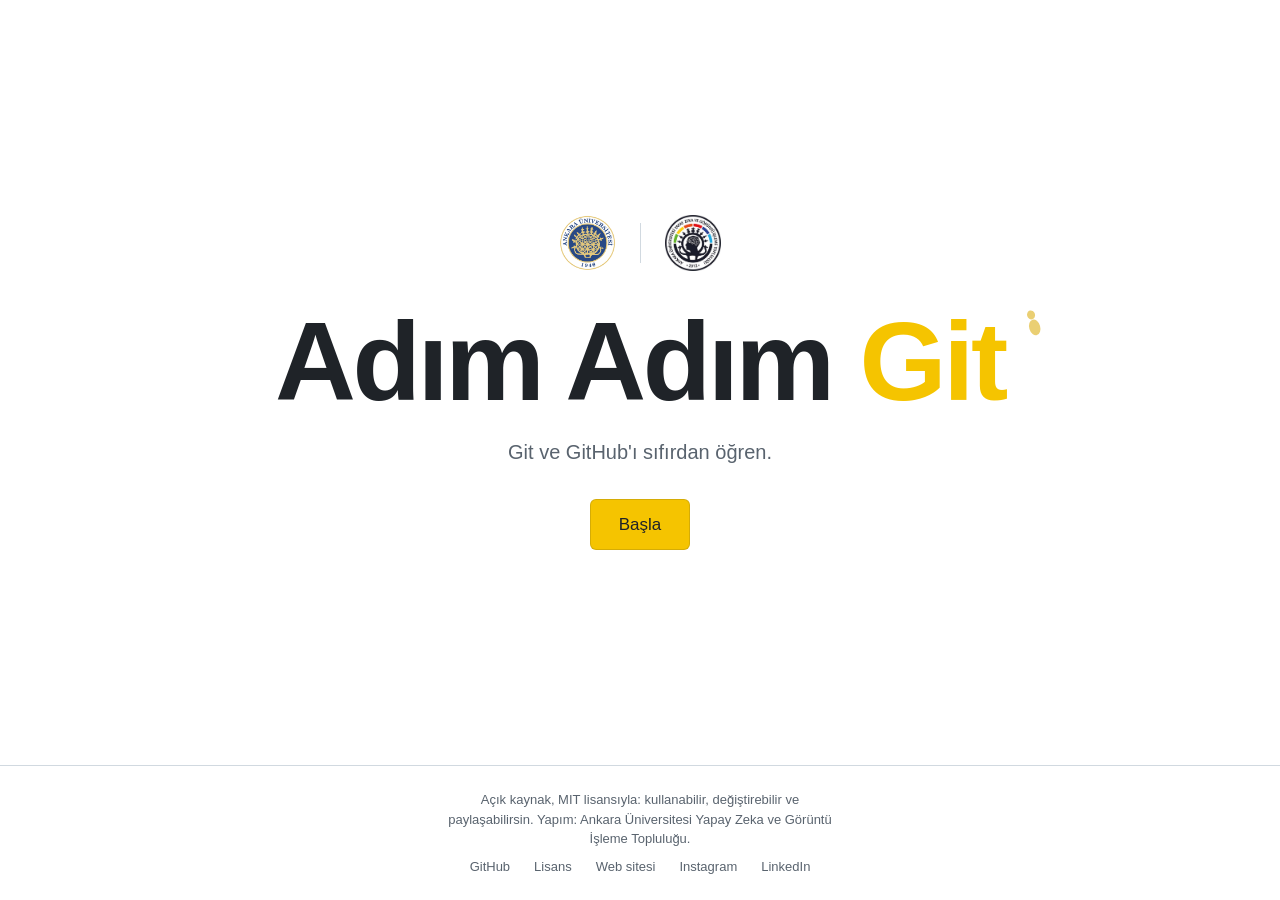
<file: index.html>
<!DOCTYPE html>
<html lang="tr">
<head>
  <meta charset="utf-8">
  <title>Adım Adım Git</title>
  <meta http-equiv="refresh" content="0; url=pages/hero/">
</head>
<body>
  <p><a href="pages/hero/">Adım Adım Git'e git</a></p>
</body>
</html>
</file>
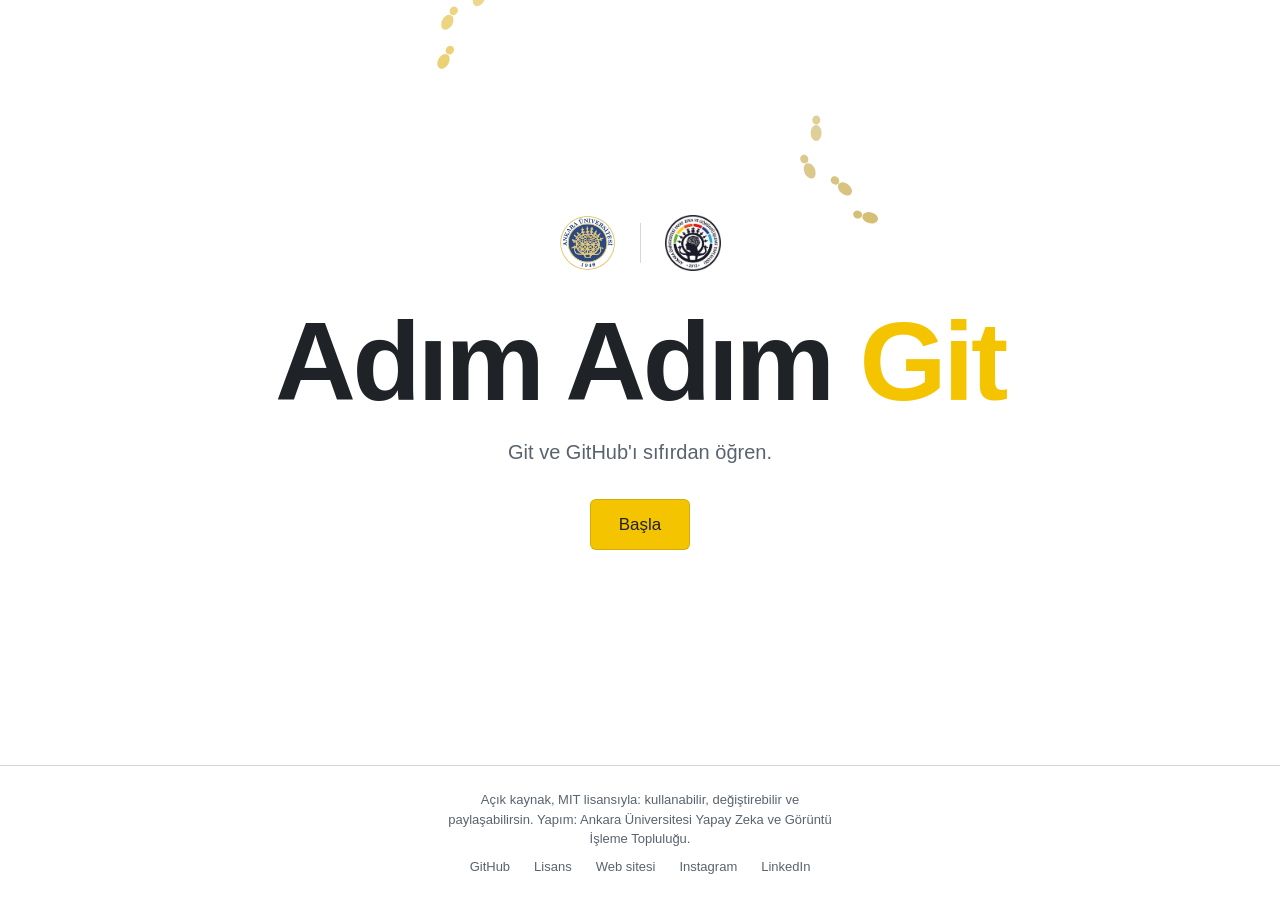
<file: pages/hero/index.html>
<!DOCTYPE html>
<html lang="tr">
<head>
  <meta charset="utf-8">
  <meta name="viewport" content="width=device-width, initial-scale=1">
  <meta name="theme-color" content="#FFFFFF">
  <meta name="description" content="Git ve GitHub'ı sıfırdan öğreten, etkileşimli rehber.">
  <title>Adım Adım Git | AÜ-YAZGIT</title>

  <link rel="stylesheet" href="../../shared/tokens.css">
  <link rel="stylesheet" href="../../shared/base.css">
  <link rel="stylesheet" href="hero.css">
  <script type="module" src="hero.js"></script>
</head>
<body>
  <!-- Arka plan animasyonu: süs olduğu için ekran okuyuculardan gizlenir -->
  <canvas id="steps-bg" aria-hidden="true"></canvas>

  <div class="hero">
    <main class="hero__main">
      <div class="hero__logos">
        <!-- Logo dosyalarını shared/assets/logos/ içine koy ve src'yi dosya adınla eşleştir
             (.png, .jpg, .jpeg, .svg hepsi çalışır). -->
        <img class="hero__logo" src="../../shared/assets/logos/school-logo.png" alt="Ankara Üniversitesi">
        <span class="hero__divider" aria-hidden="true"></span>
        <img class="hero__logo" src="../../shared/assets/logos/community-logo.jpeg" alt="AÜ-YAZGIT">
      </div>

      <h1 class="hero__title">Adım Adım <span class="hero__git">Git</span></h1>
      <p class="hero__tagline">Git ve GitHub'ı sıfırdan öğren.</p>

      <a id="start" class="button button--large" href="../tutorial/">Başla</a>
    </main>

    <footer class="hero__footer">
      <p class="hero__license">
        Açık kaynak, MIT lisansıyla: kullanabilir, değiştirebilir ve paylaşabilirsin.
        Yapım: Ankara Üniversitesi Yapay Zeka ve Görüntü İşleme Topluluğu.
      </p>
      <nav class="site-footer" aria-label="Bağlantılar">
        <a href="https://github.com/AU-YAZGIT/adim-adim-git">GitHub</a>
        <a href="https://github.com/AU-YAZGIT/adim-adim-git/blob/main/LICENSE">Lisans</a>
        <a href="https://www.yazgit.com/">Web sitesi</a>
        <a href="https://www.instagram.com/au_yazgit/">Instagram</a>
        <a href="https://tr.linkedin.com/company/au-yazgit">LinkedIn</a>
      </nav>
    </footer>
  </div>
</body>
</html>
</file>
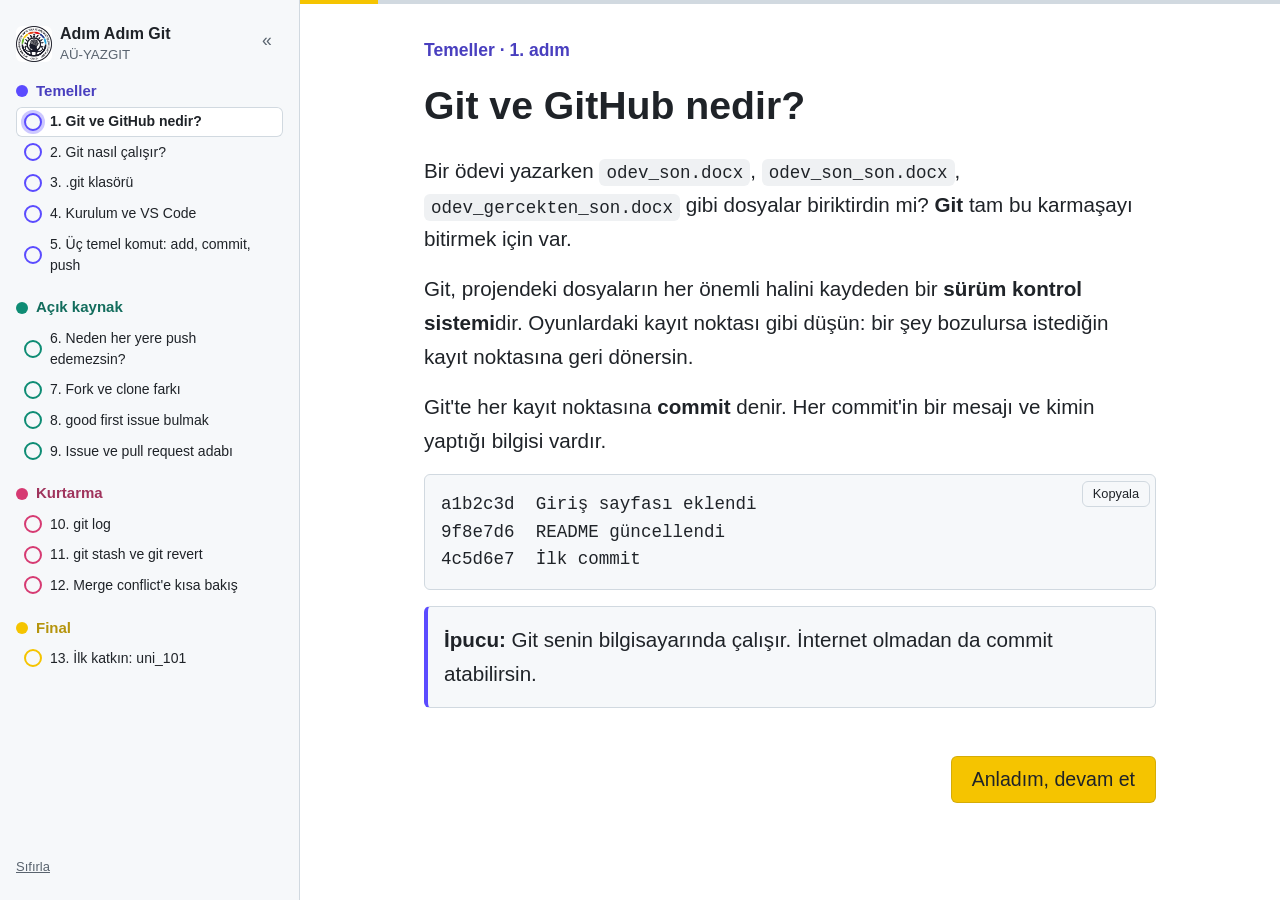
<file: pages/tutorial/index.html>
<!DOCTYPE html>
<html lang="tr">
<head>
  <meta charset="utf-8">
  <meta name="viewport" content="width=device-width, initial-scale=1">
  <meta name="theme-color" content="#FFFFFF">
  <title>Rehber | Adım Adım Git</title>
  <link rel="stylesheet" href="../../shared/tokens.css">
  <link rel="stylesheet" href="../../shared/base.css">
  <link rel="stylesheet" href="tutorial.css">
  <script type="module" src="tutorial.js"></script>
</head>
<body>
  <a class="skip-link" href="#lesson">İçeriğe geç</a>

  <header class="topbar">
    <button class="button button--secondary" id="menu" aria-expanded="false" aria-controls="sidebar">☰ Adımlar</button>
    <span id="topbar-title">Adım Adım Git</span>
  </header>

  <button class="button button--secondary sidebar-expand" id="expand" type="button"
          aria-controls="sidebar" aria-expanded="false" hidden>☰ Adımlar</button>

  <div class="layout">
    <aside class="sidebar" id="sidebar" aria-label="Adımlar">
      <div class="sidebar__head">
        <a class="sidebar__brand" href="../hero/">
          <img src="../../shared/assets/logos/community-logo.jpeg" alt="" width="36" height="36">
          <span><strong>Adım Adım Git</strong><br><small>AÜ-YAZGIT</small></span>
        </a>
        <button class="sidebar__collapse" id="collapse" type="button"
                aria-controls="sidebar" aria-expanded="true"
                aria-label="Kenar çubuğunu gizle" title="Gizle">«</button>
      </div>
      <nav id="nav" aria-label="Seviye listesi"></nav>
      <button class="sidebar__reset" id="reset" type="button">Sıfırla</button>
    </aside>
    <div class="scrim" id="scrim" hidden></div>

    <main class="lesson" id="lesson" tabindex="-1">
      <div class="bar" role="progressbar" aria-label="İlerleme" aria-valuemin="0" aria-valuemax="100" id="barwrap"><div class="bar__fill" id="bar"></div></div>
      <article class="lesson__body" id="content"><p class="fallback">Yükleniyor…</p></article>
      <div class="lesson__nav" id="lessonnav">
        <a class="button button--secondary" id="prev" href="#/01">← Önceki</a>
        <button class="button" id="next" type="button">Anladım, devam et</button>
      </div>
    </main>
  </div>
  <noscript><p class="fallback">Rehber için JavaScript gerekir.</p></noscript>
</body>
</html>
</file>
<file: shared/tokens.css>
/* ==========================================================================
   shared/tokens.css: tüm sayfaların paylaştığı tasarım değerleri.
   Renk, yazı tipi, boşluk ve branch renkleri yalnızca burada tanımlanır.
   Sayfa CSS'leri bu değerleri kullanır, yeniden tanımlamaz.

   Görünüm GitHub'ın (Primer) açık temasını izler: sistem yazı tipleri,
   nötr gri tonlar, 6px köşeler. Marka renkleri siyah ve sarıdır.
   Harici yazı tipi yüklemek gerekmez.
   ========================================================================== */

:root {
  /* Marka: sarı tonları (hero arka planı bu tonlardan yalnızca bunları kullanır) */
  --yellow-300: #FFE066;
  --yellow-400: #FFD33D;
  --yellow-500: #F5C400;
  --yellow-600: #D9A800;
  --yellow-700: #B08800;
  --color-accent: var(--yellow-500);
  --color-on-accent: #1F2328;   /* sarının üstündeki yazı */

  /* Nötrler (GitHub açık tema) */
  --color-bg: #FFFFFF;
  --color-surface: #FFFFFF;
  --color-subtle: #F6F8FA;
  --color-ink: #1F2328;
  --color-muted: #59636E;
  --color-line: #D1D9E0;
  --color-link: #0969DA;
  --color-focus: #0969DA;
  --color-code-bg: #F6F8FA;
  --color-code-text: #1F2328;
  --color-inline-code: #EFF1F3;

  /* Durum renkleri */
  --color-success: #1A7F37;
  --color-error: #D1242F;
  --color-warning: #9A6700;
  --tint-success: #DAFBE1;
  --tint-error: #FFEBE9;
  --tint-warning: #FFF8C5;

  /* Yazı tipleri: GitHub'ın sistem yazı tipi yığını */
  --font-body: -apple-system, BlinkMacSystemFont, "Segoe UI", "Noto Sans", Helvetica, Arial, sans-serif, "Apple Color Emoji", "Segoe UI Emoji";
  --font-mono: ui-monospace, SFMono-Regular, "SF Mono", Menlo, Consolas, "Liberation Mono", monospace;

  /* Köşe yuvarlaklığı */
  --radius-sm: 3px;
  --radius-md: 6px;
  --radius-lg: 12px;

  /* Boşluk ölçeği */
  --space-1: 0.5rem;
  --space-2: 1rem;
  --space-3: 1.5rem;
  --space-4: 2rem;
  --space-5: 3.5rem;

  /* Okuma genişliği */
  --measure: 68ch;

  /* Varsayılan vurgu: sarı. Tutorial bölümleri aşağıdaki .branch-N sınıflarıyla değiştirir */
  --branch: var(--color-accent);
  --on-branch: var(--color-on-accent);
}

/* Her bölüm bir branch rengi alır. Tutorial'da sınıfları motor atar. */
.branch-0 { --branch: #5B4BFF; --on-branch: #FFFFFF; }
.branch-1 { --branch: #0E8C74; --on-branch: #FFFFFF; }
.branch-2 { --branch: #D63A72; --on-branch: #FFFFFF; }
.branch-3 { --branch: var(--yellow-500); --on-branch: var(--color-on-accent); }
.branch-0, .branch-1, .branch-2, .branch-3 {
  /* Metin olarak kullanılan renk, açık tonlarda da okunur kalsın diye koyulaştırılır */
  --branch-text: color-mix(in srgb, var(--branch) 70%, var(--color-ink));
}
</file>
<file: shared/base.css>
/* ==========================================================================
   shared/base.css: tüm sayfalarda ortak temel stiller ve bileşenler.
   Her sayfa önce tokens.css, sonra base.css, en son kendi CSS'ini yükler.

   1. Temel
   2. Satır içi kod
   3. Butonlar
   4. Site alt bilgisi
   ========================================================================== */

/* 1. Temel ---------------------------------------------------------------- */
*, *::before, *::after { box-sizing: border-box; }
[hidden] { display: none !important; }
html { scroll-padding-top: var(--space-3); }

body {
  margin: 0;
  background: var(--color-bg);
  color: var(--color-ink);
  font: 400 1rem/1.5 var(--font-body);
}

a { color: var(--color-link); }
:focus-visible { outline: 2px solid var(--color-focus); outline-offset: 2px; }

.skip-link {
  position: absolute;
  left: var(--space-2);
  top: -4rem;
  z-index: 20;
  padding: var(--space-1) var(--space-2);
  background: var(--color-ink);
  color: #fff;
  border-radius: var(--radius-md);
}
.skip-link:focus { top: var(--space-1); }

.fallback { color: var(--color-muted); max-width: var(--measure); }

/* 2. Satır içi kod -------------------------------------------------------- */
code {
  padding: 0.2em 0.4em;
  background: var(--color-inline-code);
  border-radius: var(--radius-md);
  font: 0.85em var(--font-mono);
}

/* 3. Butonlar (GitHub düğme stili) ----------------------------------------- */
.button {
  display: inline-block;
  padding: 0.4rem 1rem;
  background: var(--branch);
  color: var(--on-branch);
  border: 1px solid rgb(31 35 40 / 0.15);
  border-radius: var(--radius-md);
  font: 500 0.875rem/1.5 var(--font-body);
  text-decoration: none;
  cursor: pointer;
}
.button:hover { filter: brightness(0.95); }
.button--secondary { background: var(--color-subtle); color: var(--color-ink); border-color: var(--color-line); }
.button--secondary:hover { background: #EFF2F5; filter: none; }

/* 4. Site alt bilgisi ----------------------------------------------------- */
.site-footer {
  display: flex;
  flex-wrap: wrap;
  gap: var(--space-1) var(--space-3);
  font-size: 0.8125rem;
}
.site-footer a { color: var(--color-muted); text-decoration: none; }
.site-footer a:hover { color: var(--color-link); text-decoration: underline; }

@media (prefers-reduced-motion: reduce) {
  html { scroll-behavior: auto; }
}
</file>
<file: pages/hero/hero.css>
/* Hero sayfasına özel stiller. Renk ve boşluk tokenları shared/tokens.css'ten,
   .button ve .site-footer shared/base.css'ten gelir. */

#steps-bg {
  position: fixed;
  inset: 0;
  z-index: 0;
  width: 100%;
  height: 100%;
  pointer-events: none;
}

.hero {
  position: relative;
  z-index: 1;
  display: flex;
  flex-direction: column;
  min-height: 100vh;
  min-height: 100svh;
}

.hero__main {
  display: flex;
  flex: 1;
  flex-direction: column;
  align-items: center;
  justify-content: center;
  padding: var(--space-5) var(--space-3);
  text-align: center;
}

.hero__logos { display: flex; align-items: center; gap: var(--space-3); margin-bottom: var(--space-4); }
.hero__logo { display: block; width: auto; height: 56px; max-width: 40vw; object-fit: contain; }
.hero__divider { width: 1px; height: 40px; background: var(--color-line); }

.hero__title {
  margin: 0;
  color: var(--color-ink);
  font-size: clamp(3rem, 11vw, 7rem);
  font-weight: 700;
  line-height: 1.05;
  letter-spacing: -0.03em;
}
.hero__git { color: var(--color-accent); }
.hero__tagline { margin: var(--space-2) 0 var(--space-4); color: var(--color-muted); font-size: 1.25rem; }

.button--large { padding: 0.75rem 1.75rem; font-size: 1.0625rem; }

.hero__footer { padding: var(--space-3); border-top: 1px solid var(--color-line); background: var(--color-bg); color: var(--color-muted); font-size: 0.8125rem; text-align: center; }
.hero__license { max-width: 56ch; margin: 0 auto var(--space-1); }
.hero__footer .site-footer { justify-content: center; }
</file>
<file: pages/tutorial/tutorial.css>
/* ==========================================================================
   pages/tutorial/tutorial.css: yalnızca tutorial'a özgü stiller.
   Butonlar ve çubuk her zaman marka sarısı; branch rengi sadece sidebar
   grafiği ile blok kenarlıklarında kullanılır.
   ========================================================================== */

:root { --lesson-size: clamp(1.125rem, 1.05rem + 0.3vw, 1.3rem); } /* ~18px → ~21px */

.button { --branch: var(--color-accent); --on-branch: var(--color-on-accent); }
.button:disabled { opacity: 0.5; cursor: not-allowed; filter: none; }
.sr { position: absolute; width: 1px; height: 1px; overflow: hidden; clip-path: inset(50%); white-space: nowrap; }

.layout { display: grid; grid-template-columns: 300px 1fr; min-height: 100vh; }

/* Sidebar: git grafiği (bölüm = branch, seviye = commit) */
.sidebar {
  position: sticky; top: 0; height: 100vh; overflow-y: auto; min-width: 0;
  display: flex; flex-direction: column; gap: var(--space-2);
  padding: var(--space-3) var(--space-2);
  background: var(--color-subtle); border-right: 1px solid var(--color-line);
}
.sidebar__head { display: flex; align-items: flex-start; justify-content: space-between; gap: var(--space-1); }
.sidebar__brand { display: flex; align-items: center; gap: var(--space-1); color: var(--color-ink); text-decoration: none; line-height: 1.25; }
.sidebar__brand img { border-radius: var(--radius-md); }
.sidebar__brand small { color: var(--color-muted); }
.sidebar__collapse { flex: none; width: 2rem; height: 2rem; display: grid; place-items: center; background: none; border: 1px solid transparent; border-radius: var(--radius-md); color: var(--color-muted); font-size: 1.1rem; cursor: pointer; }
.sidebar__collapse:hover { background: var(--color-line); color: var(--color-ink); }
#nav { flex: 1; }
.graph { margin-bottom: var(--space-2); }
.graph__branch { display: flex; align-items: center; gap: var(--space-1); margin: 0 0 0.25rem; font-size: 0.9375rem; color: var(--branch-text); }
.graph__branch::before { content: ""; width: 12px; height: 12px; border-radius: 50%; background: var(--branch); }
.graph ol { list-style: none; margin: 0; padding: 0; }
.graph__commit { display: flex; align-items: center; gap: var(--space-1); padding: 0.3rem 0.5rem; border-radius: var(--radius-md); color: var(--color-ink); text-decoration: none; font-size: 0.875rem; }
.graph__commit:hover { background: var(--color-line); }
.graph__commit[aria-current="step"] { font-weight: 600; background: var(--color-surface); box-shadow: inset 0 0 0 1px var(--color-line); }
.graph__dot { flex: none; display: grid; place-items: center; width: 18px; height: 18px; border-radius: 50%; border: 2px solid var(--branch); background: var(--color-subtle); color: var(--on-branch); font-size: 0.65rem; font-weight: 700; }
.is-done .graph__dot { background: var(--branch); }
.is-cur .graph__dot { box-shadow: 0 0 0 3px color-mix(in srgb, var(--branch) 30%, transparent); }
.sidebar__reset { align-self: flex-start; background: none; border: 0; padding: 0; color: var(--color-muted); font: inherit; font-size: 0.8125rem; text-decoration: underline; cursor: pointer; }

/* Ders alanı */
.bar { position: sticky; top: 0; z-index: 5; height: 4px; background: var(--color-line); }
.bar__fill { height: 100%; width: 0; background: var(--color-accent); transition: width 0.3s; }
.lesson { min-width: 0; outline: none; font-size: var(--lesson-size); line-height: 1.65; }
.lesson__body { max-width: var(--measure); margin: 0 auto; padding: var(--space-4) var(--space-3) var(--space-2); }
.lesson__kicker { margin: 0; font-size: 0.85em; font-weight: 600; color: var(--branch-text); }
.lesson__body h1 { margin: 0.25rem 0 var(--space-3); font-size: 1.9em; line-height: 1.25; outline: none; }
.lesson__body p { margin: 0 0 var(--space-2); }
.lesson__nav { display: flex; justify-content: space-between; align-items: center; gap: var(--space-2); max-width: var(--measure); margin: 0 auto; padding: var(--space-2) var(--space-3) var(--space-5); }
.lesson__nav #next { margin-left: auto; }
.lesson__nav .button { padding: 0.5rem 1.25rem; font-size: 0.95em; }

/* Bloklar */
.reveal { animation: pop 0.45s cubic-bezier(0.2, 0.8, 0.2, 1) backwards; scroll-margin-top: 5rem; }
@keyframes pop { from { opacity: 0; transform: translateY(16px) scale(0.98); } }

/* "Anladım, devam et" düğmesi animasyonu */
#next { position: relative; }
#next.is-pressed { animation: press 0.35s ease-out; }
#next.is-pressed::after {
  content: ""; position: absolute; inset: -1px; border-radius: inherit; pointer-events: none;
  border: 2px solid var(--color-accent); animation: ring 0.6s ease-out forwards;
}
@keyframes press { 30% { transform: scale(0.93); } 60% { transform: scale(1.05); } }
@keyframes ring  { from { opacity: 0.9; transform: scale(1); } to { opacity: 0; transform: scale(1.6); } }

.code { position: relative; margin: 0 0 var(--space-2); }
.code pre { margin: 0; padding: var(--space-2); padding-right: 5.5rem; overflow-x: auto; background: var(--color-code-bg); color: var(--color-code-text); border: 1px solid var(--color-line); border-radius: var(--radius-md); font: 0.85em/1.55 var(--font-mono); }
.code pre code { padding: 0; background: none; font: inherit; }
.code__copy { position: absolute; top: 0.4rem; right: 0.4rem; padding: 0.15rem 0.6rem; font-size: 0.8rem; }
.note, .quiz { margin: 0 0 var(--space-2); padding: var(--space-2); border: 1px solid var(--color-line); border-left: 4px solid var(--branch); border-radius: var(--radius-md); }
.note { background: var(--tint-warning); }
.note p:last-child, .quiz p:last-child { margin-bottom: 0; }
.note--ipucu { background: var(--color-subtle); }
.quiz { background: var(--color-surface); }
.quiz__q { font-weight: 600; }
.quiz fieldset { margin: 0 0 var(--space-2); padding: 0; border: 0; }
.quiz label { display: flex; gap: var(--space-1); align-items: center; padding: 0.5rem 0.75rem; margin-bottom: 0.4rem; border: 1px solid var(--color-line); border-radius: var(--radius-md); cursor: pointer; }
.quiz label:hover { background: var(--color-subtle); }
.quiz .button { font-size: 0.9em; }
.quiz__line { display: flex; flex-wrap: wrap; align-items: center; gap: 0.4rem; margin-bottom: var(--space-2); padding: var(--space-1) var(--space-2); background: var(--color-code-bg); border: 1px solid var(--color-line); border-radius: var(--radius-md); font: 0.9em var(--font-mono); }
.quiz input[type="text"] { min-width: 8ch; padding: 0.25rem 0.5rem; border: 1px solid var(--color-muted); border-radius: var(--radius-md); font: inherit; background: #fff; }
.quiz__pool, .quiz__seq { display: flex; flex-wrap: wrap; gap: 0.4rem; margin-bottom: var(--space-1); }
.quiz__seq { min-height: 2.5rem; padding: 0.4rem; list-style: none; margin-top: 0; border: 1px dashed var(--color-muted); border-radius: var(--radius-md); counter-reset: s; }
.quiz__seq li::before { counter-increment: s; content: counter(s) ". "; color: var(--color-muted); }
.chip { padding: 0.3rem 0.6rem; background: var(--color-subtle); border: 1px solid var(--color-line); border-radius: var(--radius-md); font: 0.85em var(--font-mono); cursor: pointer; }
.chip:disabled { opacity: 0.4; }
.quiz__result { margin: var(--space-1) 0 0; padding: 0; font-weight: 500; }
.quiz__result.ok { color: var(--color-success); }
.quiz__result.no { color: var(--color-error); }
.quiz.is-solved { background: var(--tint-success); }
.finish { padding: var(--space-3); background: var(--color-subtle); border: 1px solid var(--color-line); border-radius: var(--radius-lg); }

/* Masaüstü: sidebar gizlenebilir */
.sidebar-expand { display: none; }
@media (min-width: 801px) {
  .layout { transition: grid-template-columns 0.25s ease; }
  .layout.is-collapsed { grid-template-columns: 0 1fr; }
  .layout.is-collapsed .sidebar { visibility: hidden; padding-inline: 0; border-right-width: 0; transition: visibility 0s 0.25s; }
  .sidebar-expand { display: inline-block; position: fixed; top: 0.75rem; left: 0.75rem; z-index: 15; }
  .sidebar-expand[hidden] { display: none; }
  .layout.is-collapsed .lesson__body { padding-top: calc(var(--space-4) + 2.5rem); } /* buton başlığın üstüne binmesin */
}

/* Mobil: sidebar çekmeceye dönüşür */
.topbar, .scrim { display: none; }
@media (max-width: 800px) {
  .layout { display: block; }
  .sidebar__collapse { display: none; }
  .topbar { position: sticky; top: 0; z-index: 10; display: flex; align-items: center; gap: var(--space-1); padding: var(--space-1) var(--space-2); background: var(--color-surface); border-bottom: 1px solid var(--color-line); font-weight: 600; }
  .bar { top: 3.4rem; }
  .sidebar { position: fixed; z-index: 30; left: 0; top: 0; width: min(320px, 85vw); transform: translateX(-100%); transition: transform 0.2s; }
  .sidebar.is-open { transform: none; }
  .scrim { position: fixed; inset: 0; z-index: 20; background: rgb(31 35 40 / 0.4); }
  .scrim:not([hidden]) { display: block; }
  .lesson__body { padding-inline: var(--space-2); }
  .lesson__nav { padding-inline: var(--space-2); }
}
@media (prefers-reduced-motion: reduce) {
  .reveal, #next.is-pressed, #next.is-pressed::after { animation: none; }
  .bar__fill, .sidebar, .layout { transition: none; }
}
</file>
